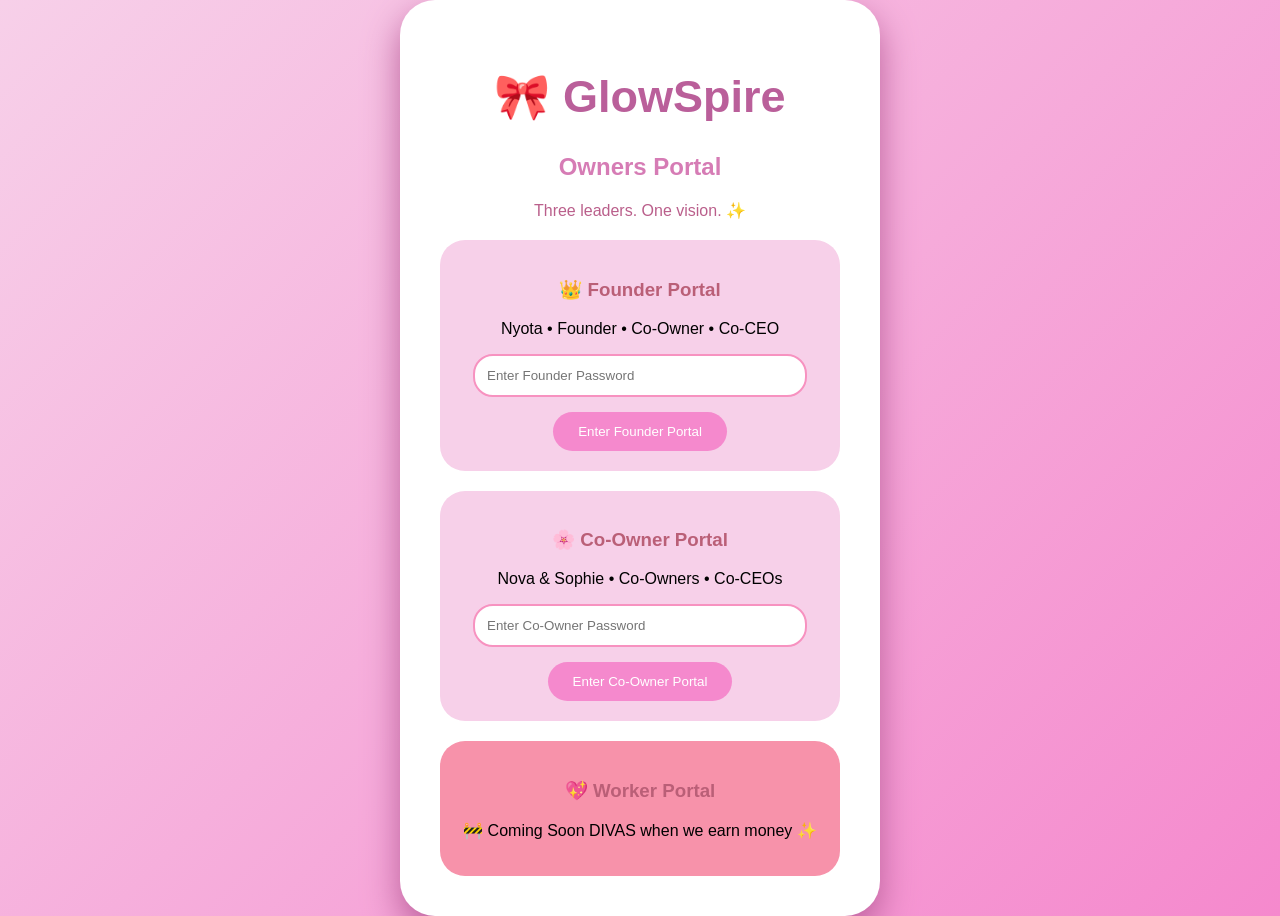
<file: owners/index.html>
<!DOCTYPE html>
<html lang="en">

<head>
<link rel="icon" type="image/png" href="images/glowspire-logo.png">
<meta charset="UTF-8">
<meta name="viewport" content="width=device-width, initial-scale=1.0">

<title>🎀 GlowSpire Owners Portal</title>

<link rel="stylesheet" href="style.css">

</head>


<body>

<div class="login-container">

    <h1>🎀 GlowSpire</h1>

    <h2>Owners Portal</h2>

    <p class="subtitle">
        Three leaders. One vision. ✨
    </p>


    <!-- Founder Login -->

    <div class="card">

        <h3>👑 Founder Portal</h3>

        <p>
            Nyota • Founder • Co-Owner • Co-CEO
        </p>

        <input 
        id="founderPassword"
        type="password"
        placeholder="Enter Founder Password">


        <button onclick="founderLogin()">
            Enter Founder Portal
        </button>

    </div>



    <!-- Co-Owner Login -->

    <div class="card">

        <h3>🌸 Co-Owner Portal</h3>

        <p>
            Nova & Sophie • Co-Owners • Co-CEOs
        </p>

        <input 
        id="ownerPassword"
        type="password"
        placeholder="Enter Co-Owner Password">


        <button onclick="ownerLogin()">
            Enter Co-Owner Portal
        </button>

    </div>



    <!-- Worker -->

    <div class="card worker">

        <h3>💖 Worker Portal</h3>

        <p>
            🚧 Coming Soon DIVAS when we earn money ✨
        </p>

    </div>


</div>


<script src="script.js"></script>

</body>

</html>
</file>
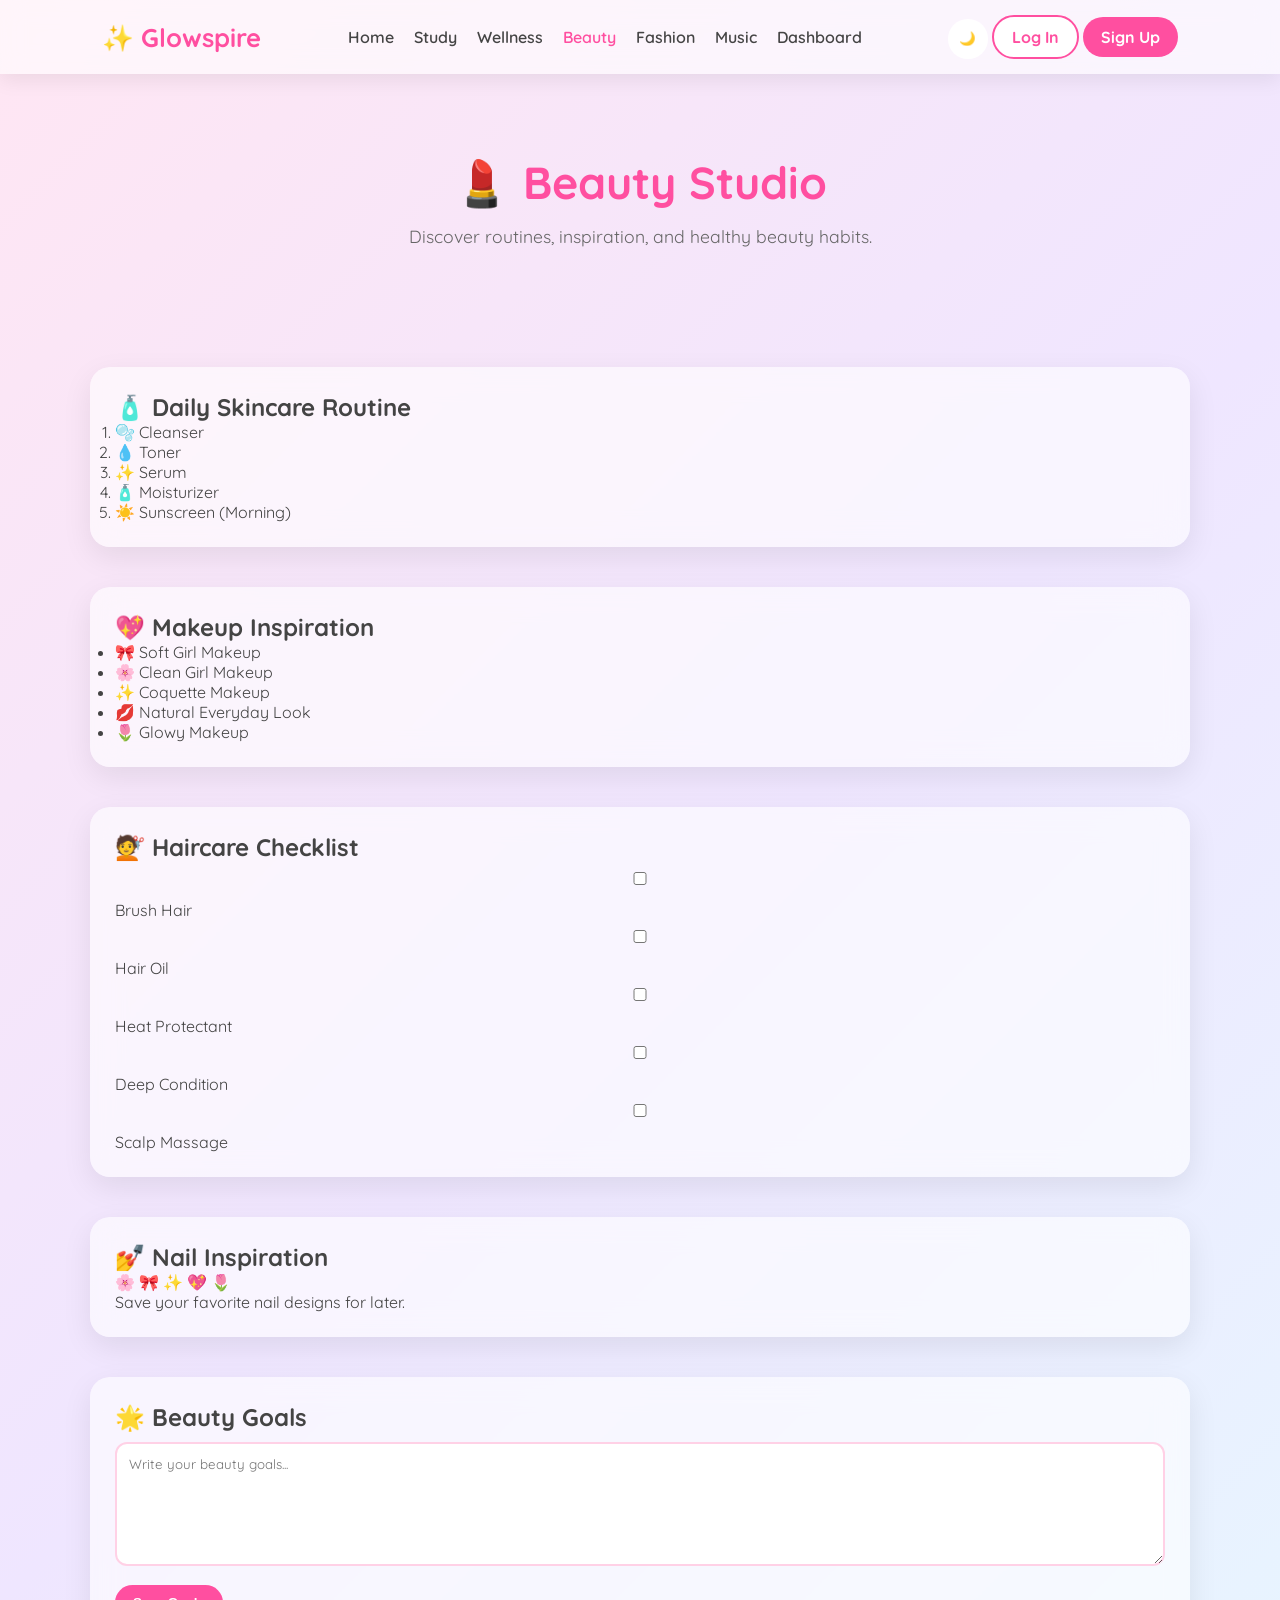
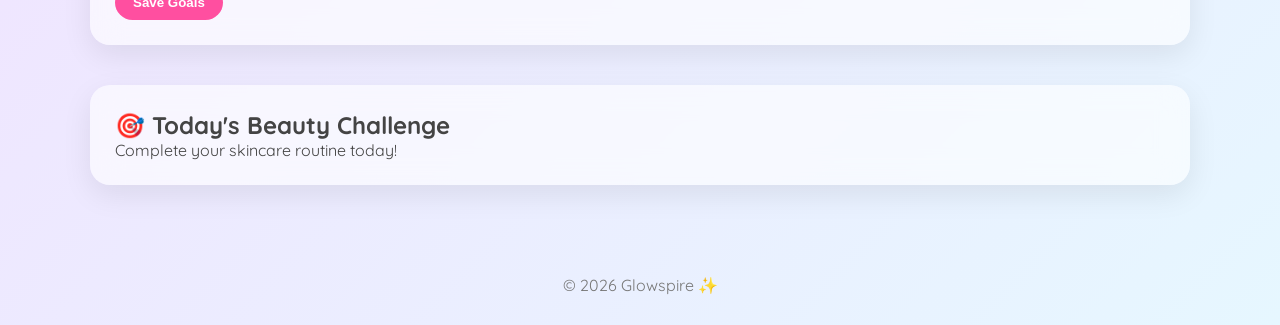
<file: beauty.html>
<!DOCTYPE html>
<html lang="en">

<head>

    <meta charset="UTF-8">

    <meta name="viewport" content="width=device-width, initial-scale=1.0">

    <title>Beauty | Glowspire ✨</title>

    <link rel="stylesheet" href="style.css">

    <link href="https://fonts.googleapis.com/css2?family=Quicksand:wght@400;500;600;700&display=swap" rel="stylesheet">

</head>

<body>

<!-- ================= NAVBAR ================= -->

<header class="navbar">

    <div class="logo">
        ✨ Glowspire
    </div>

    <nav class="nav-links">

        <a href="index.html">Home</a>
        <a href="study.html">Study</a>
        <a href="wellness.html">Wellness</a>
        <a href="beauty.html" class="active">Beauty</a>
        <a href="fashion.html">Fashion</a>
        <a href="music.html">Music</a>
        <a href="dashboard.html">Dashboard</a>

    </nav>

    <div class="nav-buttons">

        <button id="darkModeBtn" class="dark-btn">🌙</button>

        <a href="login.html" class="btn secondary">Log In</a>

        <a href="signup.html" class="btn primary">Sign Up</a>

    </div>

</header>

<!-- ================= HERO ================= -->

<section class="page-hero">

    <h1>💄 Beauty Studio</h1>

    <p>

        Discover routines, inspiration, and healthy beauty habits.

    </p>

</section>

<!-- ================= SKINCARE ================= -->

<section class="feature-section">

    <div class="feature-card">

        <h2>🧴 Daily Skincare Routine</h2>

        <ol class="routine-list">

            <li>🫧 Cleanser</li>
            <li>💧 Toner</li>
            <li>✨ Serum</li>
            <li>🧴 Moisturizer</li>
            <li>☀️ Sunscreen (Morning)</li>

        </ol>

    </div>

</section>

<!-- ================= MAKEUP ================= -->

<section class="feature-section">

    <div class="feature-card">

        <h2>💖 Makeup Inspiration</h2>

        <ul class="tips">

            <li>🎀 Soft Girl Makeup</li>
            <li>🌸 Clean Girl Makeup</li>
            <li>✨ Coquette Makeup</li>
            <li>💋 Natural Everyday Look</li>
            <li>🌷 Glowy Makeup</li>

        </ul>

    </div>

</section>

<!-- ================= HAIRCARE ================= -->

<section class="feature-section">

    <div class="feature-card">

        <h2>💇 Haircare Checklist</h2>

        <label><input type="checkbox"> Brush Hair</label><br>

        <label><input type="checkbox"> Hair Oil</label><br>

        <label><input type="checkbox"> Heat Protectant</label><br>

        <label><input type="checkbox"> Deep Condition</label><br>

        <label><input type="checkbox"> Scalp Massage</label>

    </div>

</section>

<!-- ================= NAILS ================= -->

<section class="feature-section">

    <div class="feature-card">

        <h2>💅 Nail Inspiration</h2>

        <div class="emoji-grid">

            🌸 🎀 ✨ 💖 🌷

        </div>

        <p>

            Save your favorite nail designs for later.

        </p>

    </div>

</section>

<!-- ================= BEAUTY GOALS ================= -->

<section class="feature-section">

    <div class="feature-card">

        <h2>🌟 Beauty Goals</h2>

        <textarea
            id="beautyGoals"
            rows="6"
            placeholder="Write your beauty goals..."></textarea>

        <br>

        <button class="btn primary">

            Save Goals

        </button>

    </div>

</section>

<!-- ================= DAILY CHALLENGE ================= -->

<section class="challenge-section">

    <div class="challenge-card">

        <h2>🎯 Today's Beauty Challenge</h2>

        <p>

            Complete your skincare routine today!

        </p>

    </div>

</section>

<!-- ================= FOOTER ================= -->

<footer class="footer">

    <p>

        © 2026 Glowspire ✨

    </p>

</footer>

<script src="script.js"></script>
<script src="rewards.js"></script>

</body>

</html>
</file>
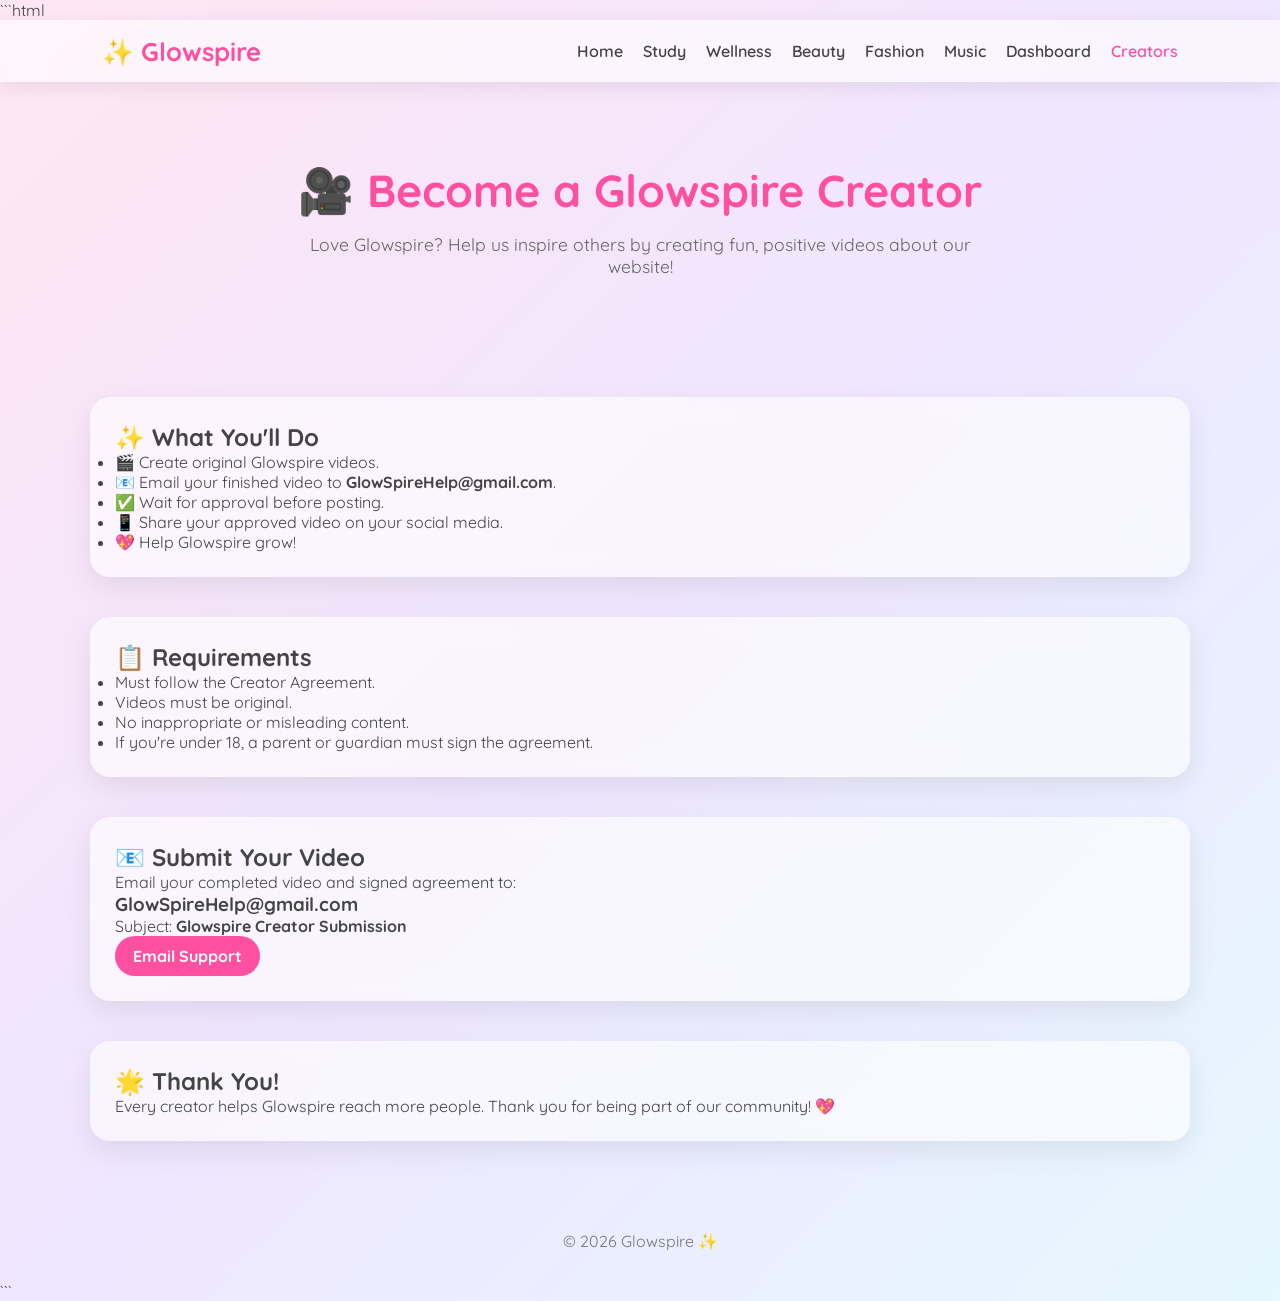
<file: creator.html>
```html
<!DOCTYPE html>
<html lang="en">
<head>

<meta charset="UTF-8">
<meta name="viewport" content="width=device-width, initial-scale=1.0">

<title>Become a Creator | Glowspire ✨</title>

<link rel="stylesheet" href="style.css">

<link href="https://fonts.googleapis.com/css2?family=Quicksand:wght@400;500;600;700&display=swap" rel="stylesheet">

</head>

<body>

<header class="navbar">

<div class="logo">✨ Glowspire</div>

<nav class="nav-links">

<a href="index.html">Home</a>
<a href="study.html">Study</a>
<a href="wellness.html">Wellness</a>
<a href="beauty.html">Beauty</a>
<a href="fashion.html">Fashion</a>
<a href="music.html">Music</a>
<a href="dashboard.html">Dashboard</a>
<a href="creator.html" class="active">Creators</a>

</nav>

</header>

<section class="page-hero">

<h1>🎥 Become a Glowspire Creator</h1>

<p>
Love Glowspire? Help us inspire others by creating fun, positive videos about our website!
</p>

</section>

<section class="feature-section">

<div class="feature-card">

<h2>✨ What You'll Do</h2>

<ul class="tips">
<li>🎬 Create original Glowspire videos.</li>
<li>📧 Email your finished video to <strong>GlowSpireHelp@gmail.com</strong>.</li>
<li>✅ Wait for approval before posting.</li>
<li>📱 Share your approved video on your social media.</li>
<li>💖 Help Glowspire grow!</li>
</ul>

</div>

</section>

<section class="feature-section">

<div class="feature-card">

<h2>📋 Requirements</h2>

<ul class="tips">

<li>Must follow the Creator Agreement.</li>

<li>Videos must be original.</li>

<li>No inappropriate or misleading content.</li>

<li>If you're under 18, a parent or guardian must sign the agreement.</li>

</ul>

</div>

</section>

<section class="feature-section">

<div class="feature-card">

<h2>📧 Submit Your Video</h2>

<p>

Email your completed video and signed agreement to:

</p>

<h3>GlowSpireHelp@gmail.com</h3>

<p>

Subject:

<strong>Glowspire Creator Submission</strong>

</p>

<a href="mailto:GlowSpireHelp@gmail.com" class="btn primary">

Email Support

</a>

</div>

</section>

<section class="challenge-section">

<div class="challenge-card">

<h2>🌟 Thank You!</h2>

<p>

Every creator helps Glowspire reach more people.
Thank you for being part of our community! 💖

</p>

</div>

</section>

<footer class="footer">

<p>© 2026 Glowspire ✨</p>

</footer>

<script src="script.js"></script>

</body>
</html>
```
</file>
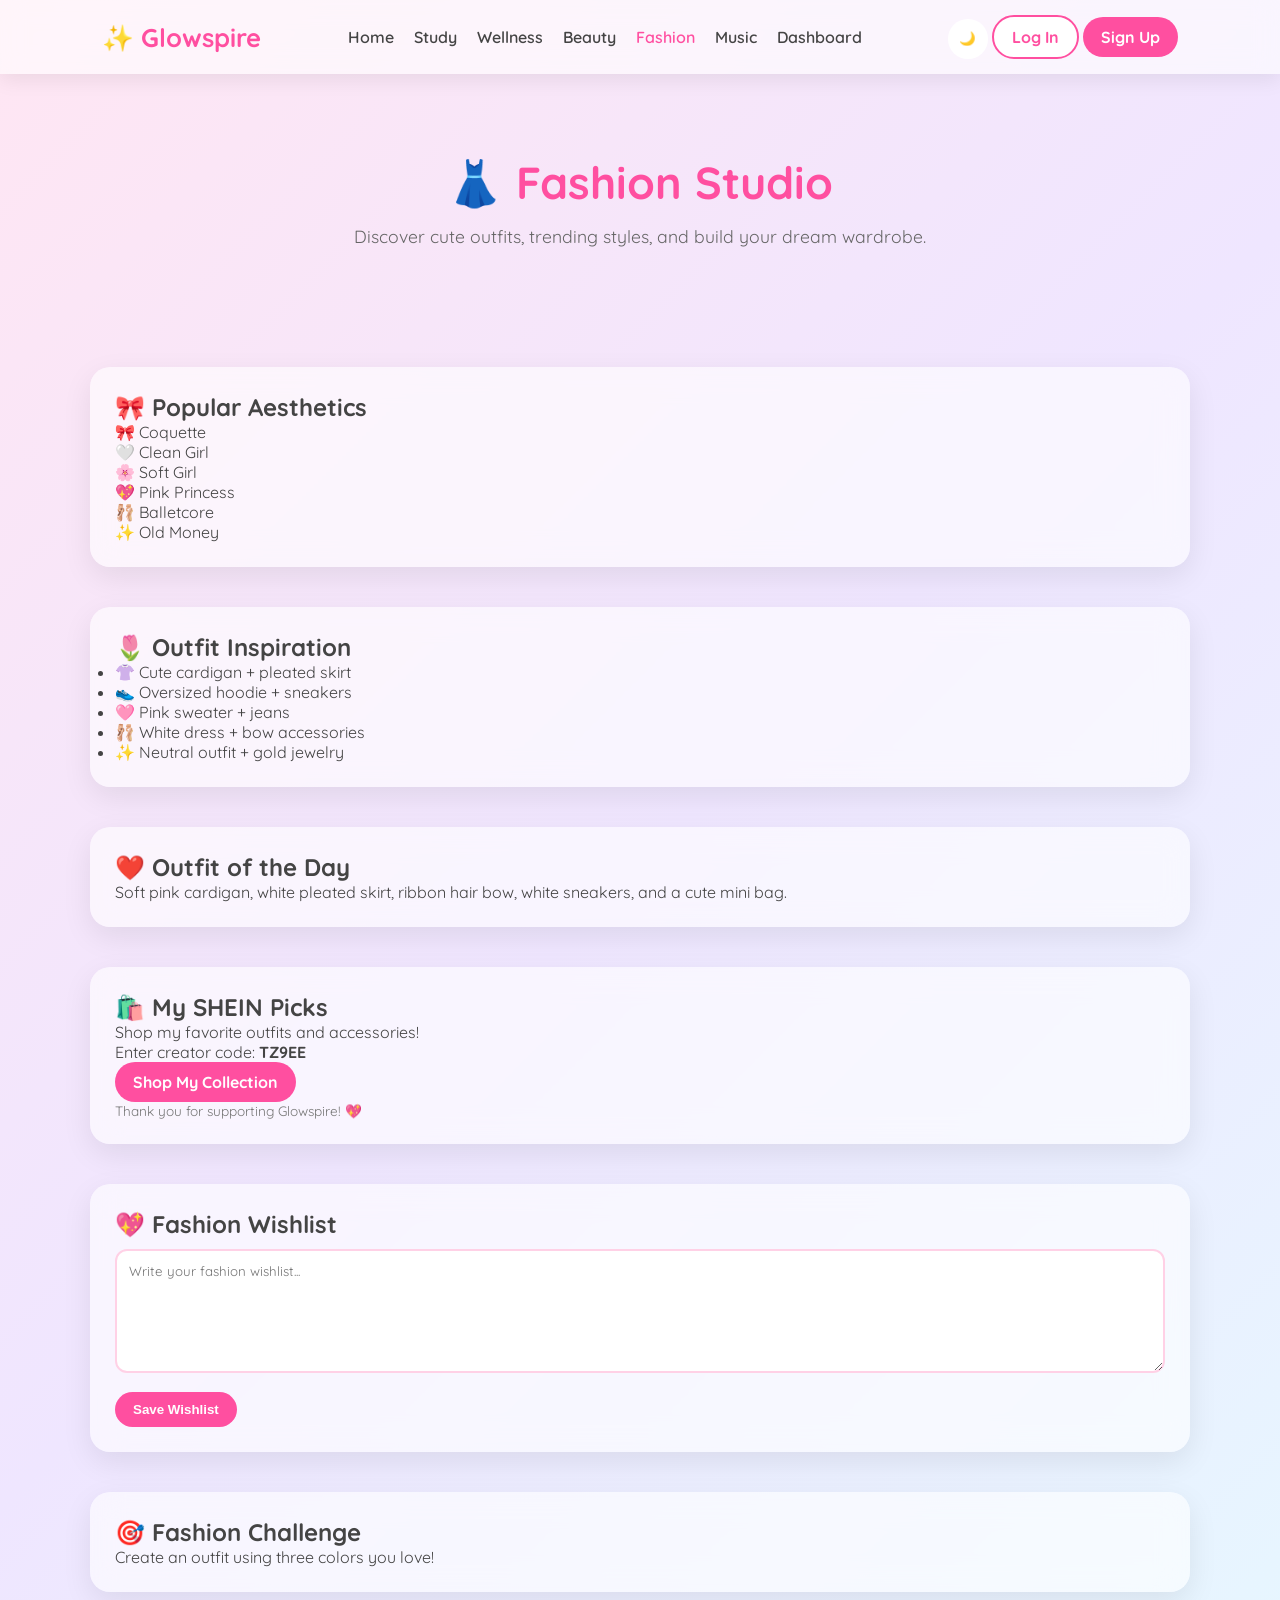
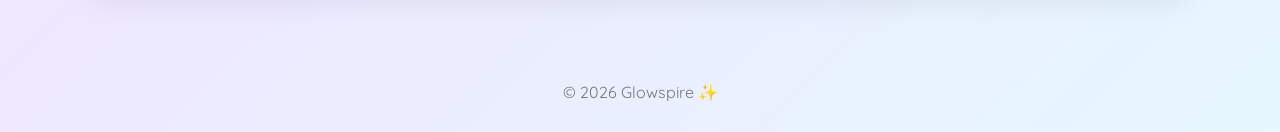
<file: fashion.html>
<!DOCTYPE html>
<html lang="en">

<head>

    <meta charset="UTF-8">

    <meta name="viewport" content="width=device-width, initial-scale=1.0">

    <title>Fashion | Glowspire ✨</title>

    <link rel="stylesheet" href="style.css">

    <link href="https://fonts.googleapis.com/css2?family=Quicksand:wght@400;500;600;700&display=swap" rel="stylesheet">

</head>

<body>

<!-- ================= NAVBAR ================= -->

<header class="navbar">

    <div class="logo">
        ✨ Glowspire
    </div>

    <nav class="nav-links">

        <a href="index.html">Home</a>
        <a href="study.html">Study</a>
        <a href="wellness.html">Wellness</a>
        <a href="beauty.html">Beauty</a>
        <a href="fashion.html" class="active">Fashion</a>
        <a href="music.html">Music</a>
        <a href="dashboard.html">Dashboard</a>

    </nav>

    <div class="nav-buttons">

        <button id="darkModeBtn" class="dark-btn">
            🌙
        </button>

        <a href="login.html" class="btn secondary">
            Log In
        </a>

        <a href="signup.html" class="btn primary">
            Sign Up
        </a>

    </div>

</header>

<!-- ================= HERO ================= -->

<section class="page-hero">

    <h1>👗 Fashion Studio</h1>

    <p>

        Discover cute outfits, trending styles, and build your dream wardrobe.

    </p>

</section>

<!-- ================= STYLE CATEGORIES ================= -->

<section class="feature-section">

    <div class="feature-card">

        <h2>🎀 Popular Aesthetics</h2>

        <div class="style-grid">

            <div class="style-card">🎀 Coquette</div>
            <div class="style-card">🤍 Clean Girl</div>
            <div class="style-card">🌸 Soft Girl</div>
            <div class="style-card">💖 Pink Princess</div>
            <div class="style-card">🩰 Balletcore</div>
            <div class="style-card">✨ Old Money</div>

        </div>

    </div>

</section>

<!-- ================= OUTFIT IDEAS ================= -->

<section class="feature-section">

    <div class="feature-card">

        <h2>🌷 Outfit Inspiration</h2>

        <ul class="tips">

            <li>👚 Cute cardigan + pleated skirt</li>
            <li>👟 Oversized hoodie + sneakers</li>
            <li>🩷 Pink sweater + jeans</li>
            <li>🩰 White dress + bow accessories</li>
            <li>✨ Neutral outfit + gold jewelry</li>

        </ul>

    </div>

</section>

<!-- ================= FAVORITE OUTFIT ================= -->

<section class="feature-section">

    <div class="feature-card">

        <h2>❤️ Outfit of the Day</h2>

        <p>

            Soft pink cardigan, white pleated skirt, ribbon hair bow, white sneakers, and a cute mini bag.

        </p>

    </div>

</section>

<!-- ================= SHEIN PICKS ================= -->

<section class="feature-section">

    <div class="feature-card">

        <h2>🛍️ My SHEIN Picks</h2>

        <p>

            Shop my favorite outfits and accessories!

        </p>

        <p>

            Enter creator code:

            <strong>TZ9EE</strong>

        </p>

        <a
            href="https://onelink.shein.com/40/5uh2yus1rh2a"
            target="_blank"
            class="btn primary">

            Shop My Collection

        </a>

        <p class="small-text">

            Thank you for supporting Glowspire! 💖

        </p>

    </div>

</section>

<!-- ================= WISHLIST ================= -->

<section class="feature-section">

    <div class="feature-card">

        <h2>💖 Fashion Wishlist</h2>

        <textarea
            rows="6"
            id="fashionWishlist"
            placeholder="Write your fashion wishlist..."></textarea>

        <br>

        <button class="btn primary">

            Save Wishlist

        </button>

    </div>

</section>

<!-- ================= DAILY CHALLENGE ================= -->

<section class="challenge-section">

    <div class="challenge-card">

        <h2>🎯 Fashion Challenge</h2>

        <p>

            Create an outfit using three colors you love!

        </p>

    </div>

</section>

<!-- ================= FOOTER ================= -->

<footer class="footer">

    <p>

        © 2026 Glowspire ✨

    </p>

</footer>

<script src="script.js"></script>
<script src="rewards.js"></script>

</body>

</html>
</file>
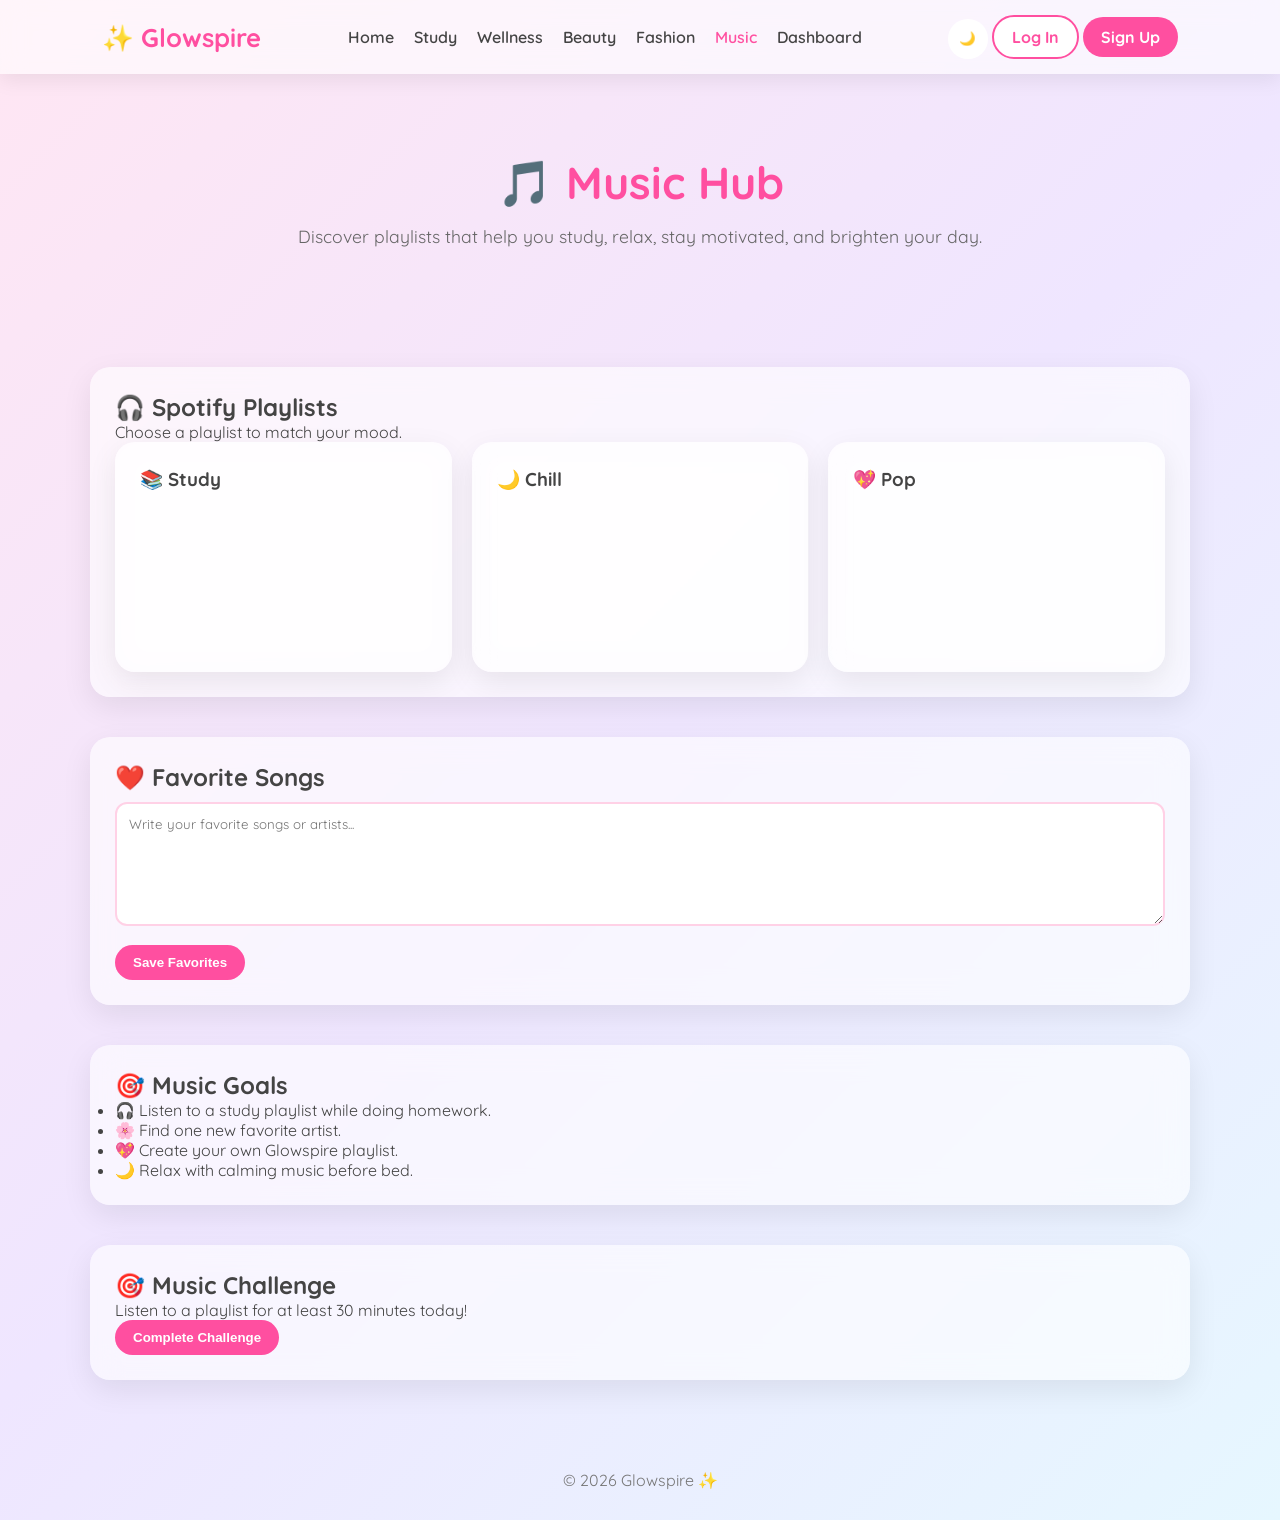
<file: music.html>
<!DOCTYPE html>
<html lang="en">

<head>

    <meta charset="UTF-8">

    <meta name="viewport" content="width=device-width, initial-scale=1.0">

    <title>Music | Glowspire ✨</title>

    <link rel="stylesheet" href="style.css">

    <link href="https://fonts.googleapis.com/css2?family=Quicksand:wght@400;500;600;700&display=swap" rel="stylesheet">

</head>

<body>

<!-- ================= NAVBAR ================= -->

<header class="navbar">

    <div class="logo">
        ✨ Glowspire
    </div>

    <nav class="nav-links">

        <a href="index.html">Home</a>
        <a href="study.html">Study</a>
        <a href="wellness.html">Wellness</a>
        <a href="beauty.html">Beauty</a>
        <a href="fashion.html">Fashion</a>
        <a href="music.html" class="active">Music</a>
        <a href="dashboard.html">Dashboard</a>

    </nav>

    <div class="nav-buttons">

        <button id="darkModeBtn" class="dark-btn">
            🌙
        </button>

        <a href="login.html" class="btn secondary">
            Log In
        </a>

        <a href="signup.html" class="btn primary">
            Sign Up
        </a>

    </div>

</header>

<!-- ================= HERO ================= -->

<section class="page-hero">

    <h1>🎵 Music Hub</h1>

    <p>

        Discover playlists that help you study, relax, stay motivated, and brighten your day.

    </p>

</section>

<!-- ================= PLAYLISTS ================= -->

<section class="feature-section">

    <div class="feature-card">

        <h2>🎧 Spotify Playlists</h2>

        <p>Choose a playlist to match your mood.</p>

        <div class="feature-grid">

            <div class="feature-card">
                <h3>📚 Study</h3>

                <iframe
                    style="border-radius:12px"
                    src="https://open.spotify.com/embed/playlist/37i9dQZF1DX8NTLI2TtZa6"
                    width="100%"
                    height="152"
                    frameborder="0"
                    allowfullscreen=""
                    allow="autoplay; clipboard-write; encrypted-media; fullscreen; picture-in-picture">
                </iframe>

            </div>

            <div class="feature-card">
                <h3>🌙 Chill</h3>

                <iframe
                    style="border-radius:12px"
                    src="https://open.spotify.com/embed/playlist/37i9dQZF1DWZeKCadgRdKQ"
                    width="100%"
                    height="152"
                    frameborder="0"
                    allowfullscreen=""
                    allow="autoplay; clipboard-write; encrypted-media; fullscreen; picture-in-picture">
                </iframe>

            </div>

            <div class="feature-card">
                <h3>💖 Pop</h3>

                <iframe
                    style="border-radius:12px"
                    src="https://open.spotify.com/embed/playlist/37i9dQZF1DXcBWIGoYBM5M"
                    width="100%"
                    height="152"
                    frameborder="0"
                    allowfullscreen=""
                    allow="autoplay; clipboard-write; encrypted-media; fullscreen; picture-in-picture">
                </iframe>

            </div>

        </div>

    </div>

</section>

<!-- ================= FAVORITES ================= -->

<section class="feature-section">

    <div class="feature-card">

        <h2>❤️ Favorite Songs</h2>

        <textarea
            id="favoriteSongs"
            rows="6"
            placeholder="Write your favorite songs or artists..."></textarea>

        <br>

        <button class="btn primary">

            Save Favorites

        </button>

    </div>

</section>

<!-- ================= MUSIC GOALS ================= -->

<section class="feature-section">

    <div class="feature-card">

        <h2>🎯 Music Goals</h2>

        <ul class="tips">

            <li>🎧 Listen to a study playlist while doing homework.</li>
            <li>🌸 Find one new favorite artist.</li>
            <li>💖 Create your own Glowspire playlist.</li>
            <li>🌙 Relax with calming music before bed.</li>

        </ul>

    </div>

</section>

<!-- ================= DAILY CHALLENGE ================= -->

<section class="challenge-section">

    <div class="challenge-card">

        <h2>🎯 Music Challenge</h2>

        <p>

            Listen to a playlist for at least 30 minutes today!

        </p>

        <button
            id="completeChallenge"
            class="btn primary">

            Complete Challenge

        </button>

    </div>

</section>

<!-- ================= FOOTER ================= -->

<footer class="footer">

    <p>

        © 2026 Glowspire ✨

    </p>

</footer>

<script src="script.js"></script>
<script src="rewards.js"></script>
<script src="challenges.js"></script>

</body>

</html>
</file>
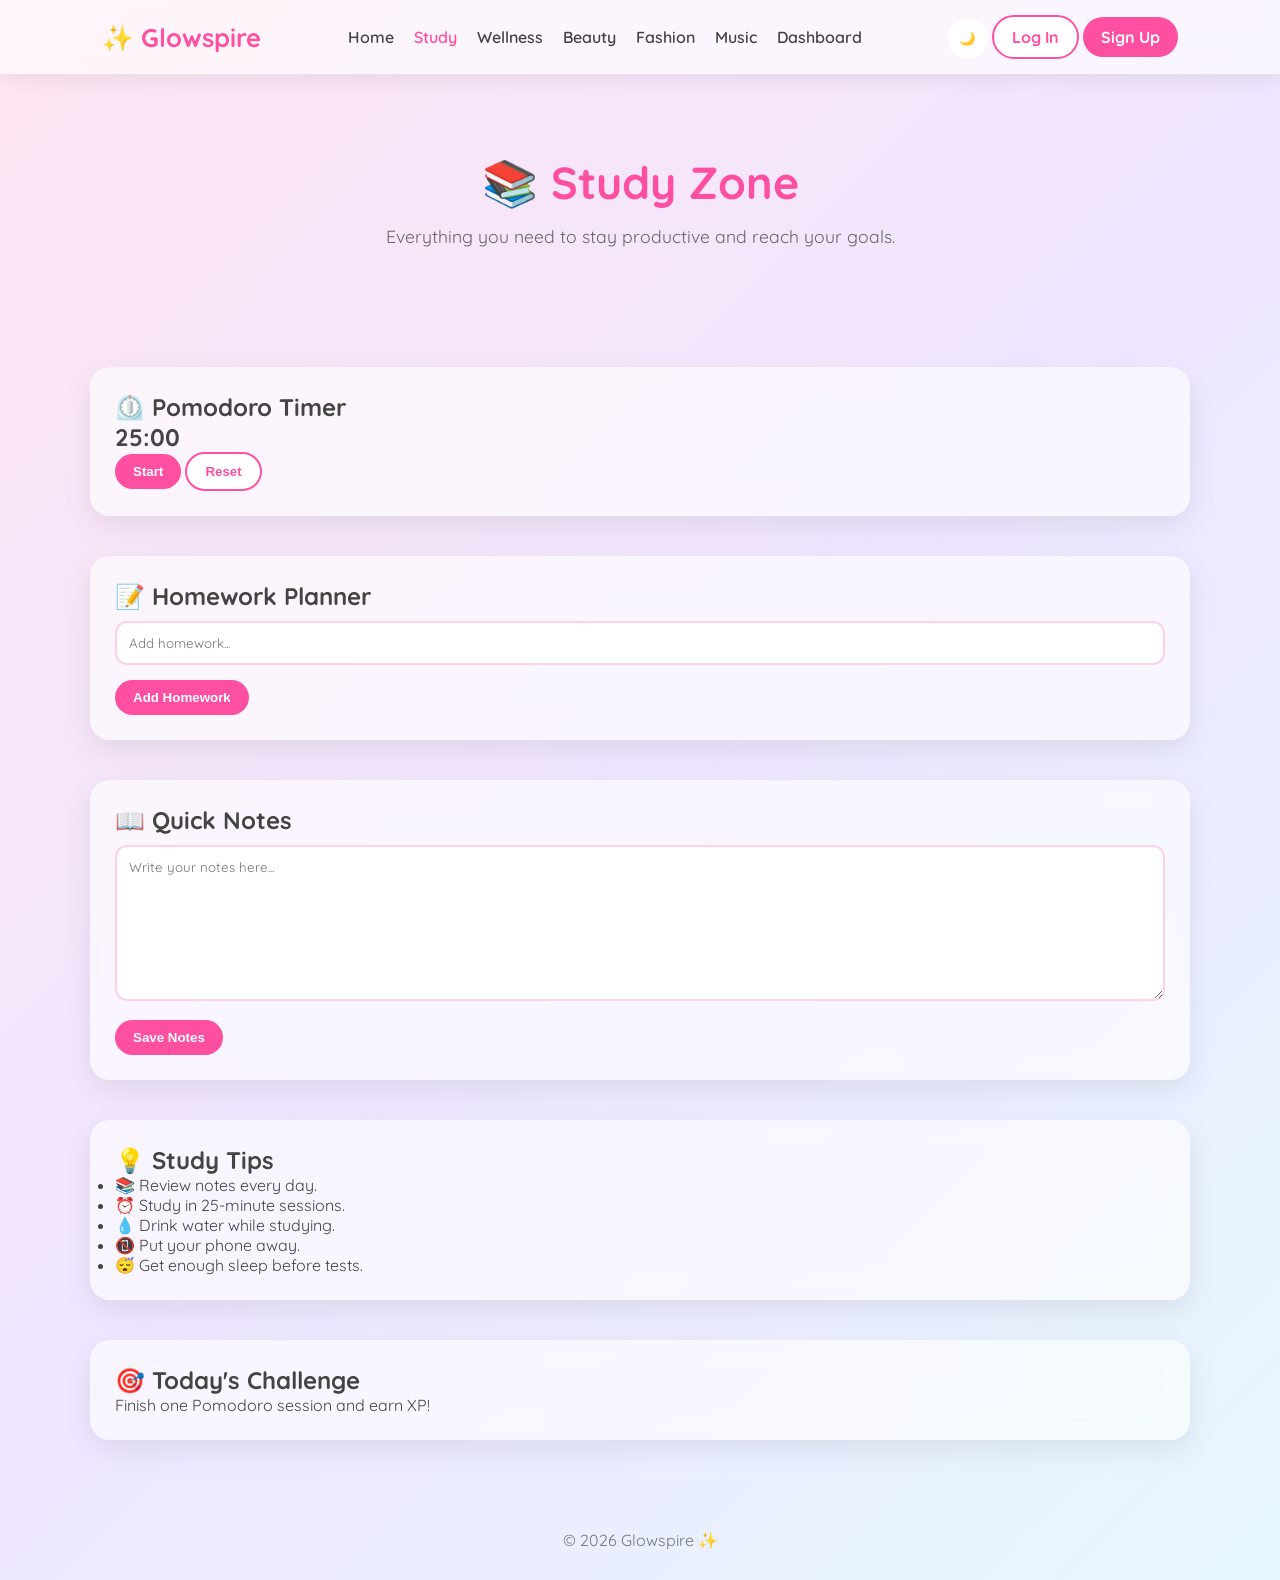
<file: study.html>
<!DOCTYPE html>
<html lang="en">

<head>
    <meta charset="UTF-8">
    <meta name="viewport" content="width=device-width, initial-scale=1.0">

    <title>Study | Glowspire ✨</title>

    <link rel="stylesheet" href="style.css">

    <link href="https://fonts.googleapis.com/css2?family=Quicksand:wght@400;500;600;700&display=swap" rel="stylesheet">
</head>

<body>

<!-- ================= NAVBAR ================= -->

<header class="navbar">

    <div class="logo">
        ✨ Glowspire
    </div>

    <nav class="nav-links">
        <a href="index.html">Home</a>
        <a href="study.html" class="active">Study</a>
        <a href="wellness.html">Wellness</a>
        <a href="beauty.html">Beauty</a>
        <a href="fashion.html">Fashion</a>
        <a href="music.html">Music</a>
        <a href="dashboard.html">Dashboard</a>
    </nav>

    <div class="nav-buttons">
        <button id="darkModeBtn" class="dark-btn">🌙</button>

        <a href="login.html" class="btn secondary">
            Log In
        </a>

        <a href="signup.html" class="btn primary">
            Sign Up
        </a>
    </div>

</header>

<!-- ================= HERO ================= -->

<section class="page-hero">

    <h1>📚 Study Zone</h1>

    <p>
        Everything you need to stay productive and reach your goals.
    </p>

</section>

<!-- ================= POMODORO ================= -->

<section class="feature-section">

    <div class="feature-card">

        <h2>⏲️ Pomodoro Timer</h2>

        <h1 id="timer">25:00</h1>

        <div class="button-group">

            <button class="btn primary" id="startTimer">
                Start
            </button>

            <button class="btn secondary" id="resetTimer">
                Reset
            </button>

        </div>

    </div>

</section>

<!-- ================= HOMEWORK ================= -->

<section class="feature-section">

    <div class="feature-card">

        <h2>📝 Homework Planner</h2>

        <input
            type="text"
            id="homeworkInput"
            placeholder="Add homework..."
        >

        <button class="btn primary" id="addHomework">
            Add Homework
        </button>

        <ul id="homeworkList"></ul>

    </div>

</section>

<!-- ================= NOTES ================= -->

<section class="feature-section">

    <div class="feature-card">

        <h2>📖 Quick Notes</h2>

        <textarea
            id="studyNotes"
            rows="8"
            placeholder="Write your notes here..."
        ></textarea>

        <br>

        <button class="btn primary" id="saveNotes">
            Save Notes
        </button>

    </div>

</section>

<!-- ================= STUDY TIPS ================= -->

<section class="feature-section">

    <div class="feature-card">

        <h2>💡 Study Tips</h2>

        <ul class="tips">

            <li>📚 Review notes every day.</li>

            <li>⏰ Study in 25-minute sessions.</li>

            <li>💧 Drink water while studying.</li>

            <li>📵 Put your phone away.</li>

            <li>😴 Get enough sleep before tests.</li>

        </ul>

    </div>

</section>

<!-- ================= DAILY CHALLENGE ================= -->

<section class="challenge-section">

    <div class="challenge-card">

        <h2>🎯 Today's Challenge</h2>

        <p>
            Finish one Pomodoro session and earn XP!
        </p>

    </div>

</section>

<!-- ================= FOOTER ================= -->

<footer class="footer">

    <p>

        © 2026 Glowspire ✨

    </p>

</footer>

<script src="script.js"></script>
<script src="rewards.js"></script>

</body>

</html>
</file>
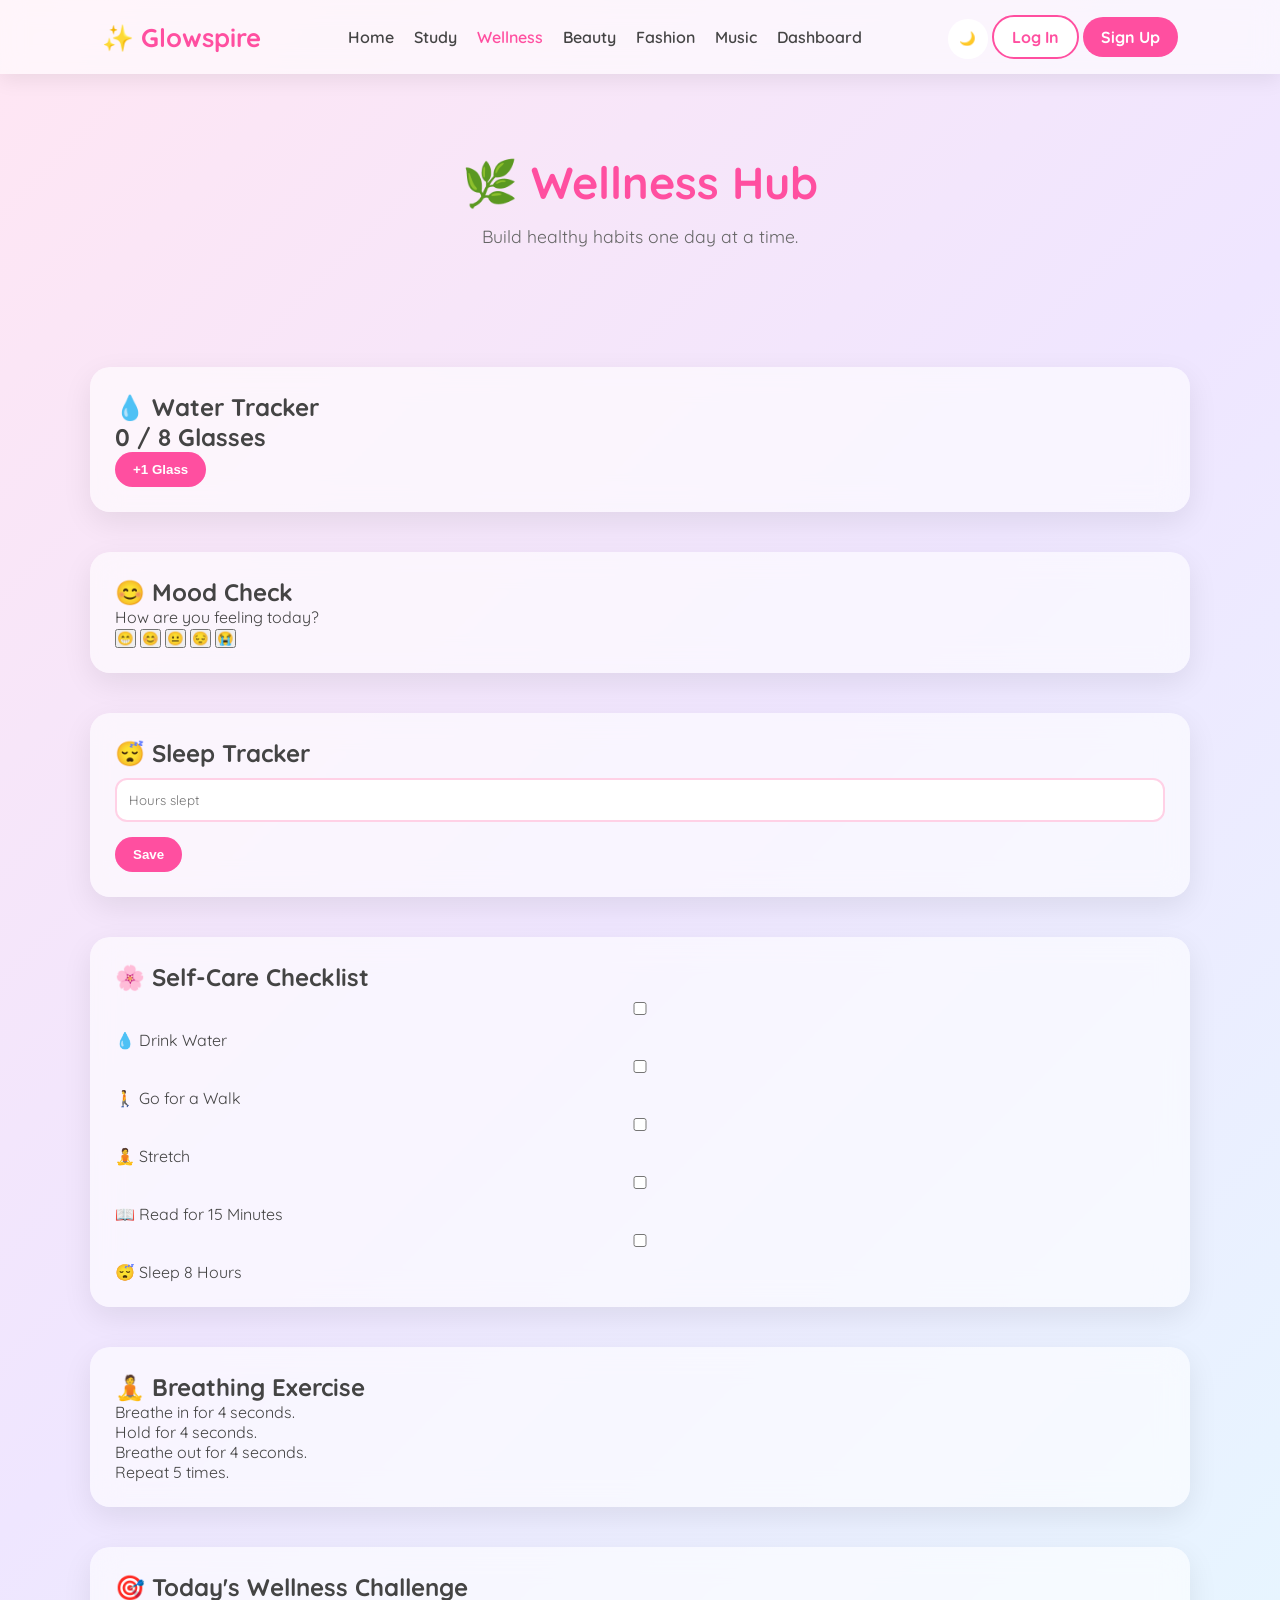
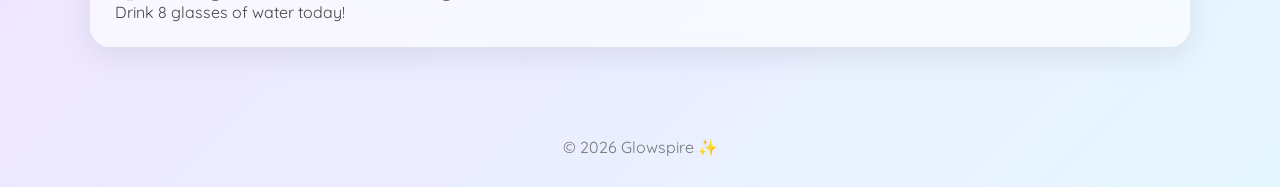
<file: wellness.html>
<!DOCTYPE html>
<html lang="en">

<head>

    <meta charset="UTF-8">

    <meta name="viewport"
          content="width=device-width, initial-scale=1.0">

    <title>Wellness | Glowspire ✨</title>

    <link rel="stylesheet" href="style.css">

    <link href="https://fonts.googleapis.com/css2?family=Quicksand:wght@400;500;600;700&display=swap" rel="stylesheet">

</head>

<body>

<!-- ================= NAVBAR ================= -->

<header class="navbar">

    <div class="logo">

        ✨ Glowspire

    </div>

    <nav class="nav-links">

        <a href="index.html">Home</a>
        <a href="study.html">Study</a>
        <a href="wellness.html" class="active">Wellness</a>
        <a href="beauty.html">Beauty</a>
        <a href="fashion.html">Fashion</a>
        <a href="music.html">Music</a>
        <a href="dashboard.html">Dashboard</a>

    </nav>

    <div class="nav-buttons">

        <button id="darkModeBtn" class="dark-btn">

            🌙

        </button>

        <a href="login.html" class="btn secondary">

            Log In

        </a>

        <a href="signup.html" class="btn primary">

            Sign Up

        </a>

    </div>

</header>

<!-- ================= HERO ================= -->

<section class="page-hero">

    <h1>🌿 Wellness Hub</h1>

    <p>

        Build healthy habits one day at a time.

    </p>

</section>

<!-- ================= WATER ================= -->

<section class="feature-section">

    <div class="feature-card">

        <h2>💧 Water Tracker</h2>

        <h1 id="waterCount">

            0 / 8 Glasses

        </h1>

        <button id="addWater"
                class="btn primary">

            +1 Glass

        </button>

    </div>

</section>

<!-- ================= MOOD ================= -->

<section class="feature-section">

    <div class="feature-card">

        <h2>😊 Mood Check</h2>

        <p>How are you feeling today?</p>

        <div class="emoji-grid">

            <button>😁</button>
            <button>😊</button>
            <button>😐</button>
            <button>😔</button>
            <button>😭</button>

        </div>

    </div>

</section>

<!-- ================= SLEEP ================= -->

<section class="feature-section">

    <div class="feature-card">

        <h2>😴 Sleep Tracker</h2>

        <input
            type="number"
            id="sleepHours"
            min="0"
            max="24"
            placeholder="Hours slept">

        <button
            class="btn primary"
            id="saveSleep">

            Save

        </button>

    </div>

</section>

<!-- ================= SELF CARE ================= -->

<section class="feature-section">

    <div class="feature-card">

        <h2>🌸 Self-Care Checklist</h2>

        <label><input type="checkbox"> 💧 Drink Water</label><br>

        <label><input type="checkbox"> 🚶 Go for a Walk</label><br>

        <label><input type="checkbox"> 🧘 Stretch</label><br>

        <label><input type="checkbox"> 📖 Read for 15 Minutes</label><br>

        <label><input type="checkbox"> 😴 Sleep 8 Hours</label>

    </div>

</section>

<!-- ================= BREATHING ================= -->

<section class="feature-section">

    <div class="feature-card">

        <h2>🧘 Breathing Exercise</h2>

        <p>

            Breathe in for 4 seconds.<br>
            Hold for 4 seconds.<br>
            Breathe out for 4 seconds.<br>

            Repeat 5 times.

        </p>

    </div>

</section>

<!-- ================= DAILY CHALLENGE ================= -->

<section class="challenge-section">

    <div class="challenge-card">

        <h2>🎯 Today's Wellness Challenge</h2>

        <p>

            Drink 8 glasses of water today!

        </p>

    </div>

</section>

<!-- ================= FOOTER ================= -->

<footer class="footer">

    <p>

        © 2026 Glowspire ✨

    </p>

</footer>

<script src="script.js"></script>
<script src="rewards.js"></script>

</body>

</html>
</file>
<file: owners/style.css>
body {
    margin: 0;
    min-height: 100vh;
    display: flex;
    justify-content: center;
    align-items: center;

    font-family: Arial, sans-serif;

    background: linear-gradient(
        135deg,
        #f7d0e9,
        #f589cd
    );
}


.login-container {

    width: 400px;

    background: white;

    padding: 40px;

    border-radius: 35px;

    text-align: center;

    box-shadow: 0 15px 35px #ba5f9a;

}


h1 {

    color: #ba5f9a;

    font-size: 45px;

}


h2 {

    color: #d67cb5;

}


.subtitle {

    color: #ba5f8b;

}


.card {

    background: #f7d0e9;

    margin-top: 20px;

    padding: 20px;

    border-radius: 25px;

}


.card h3 {

    color: #ba5f77;

}


input {

    width: 85%;

    padding: 12px;

    border-radius: 20px;

    border: 2px solid #f792c0;

}


button {

    margin-top: 15px;

    padding: 12px 25px;

    border-radius: 25px;

    border: none;

    background: #f589cd;

    color: white;

}


button:hover {

    background: #d16faf;

}


.worker {

    background: #f792aa;

}
</file>
<file: style.css>
/* ===================================================
   GLOWSPIRE MAIN STYLE.CSS
=================================================== */

/* ===============================
   RESET + BASE
================================= */

*{
    margin:0;
    padding:0;
    box-sizing:border-box;
}

html{
    scroll-behavior:smooth;
}

body{

    font-family:'Quicksand', sans-serif;

    background: linear-gradient(135deg,#ffe6f3,#efe6ff,#e6f7ff);

    color:#444;

    min-height:100vh;

    overflow-x:hidden;

    transition:0.4s ease;

}

/* ===============================
   LINKS
================================= */

a{
    text-decoration:none;
    color:inherit;
}

/* ===============================
   NAVBAR
================================= */

.navbar{

    display:flex;

    justify-content:space-between;

    align-items:center;

    padding:15px 8%;

    background:rgba(255,255,255,0.6);

    backdrop-filter:blur(12px);

    position:sticky;

    top:0;

    z-index:999;

    box-shadow:0 5px 20px rgba(0,0,0,0.08);

}

.logo{

    font-size:1.6rem;

    font-weight:700;

    color:#ff4fa0;

}

.nav-links{

    display:flex;

    gap:20px;

}

.nav-links a{

    font-weight:600;

    transition:0.3s;

}

.nav-links a:hover{

    color:#ff4fa0;

}

.nav-links .active{

    color:#ff4fa0;

}

/* ===============================
   BUTTONS
================================= */

.btn{

    padding:10px 18px;

    border-radius:25px;

    font-weight:700;

    cursor:pointer;

    transition:0.3s;

    display:inline-block;

}

.primary{

    background:#ff4fa0;

    color:white;

    border:none;

}

.primary:hover{

    transform:translateY(-3px);

    box-shadow:0 10px 20px rgba(255,79,160,0.3);

}

.secondary{

    border:2px solid #ff4fa0;

    color:#ff4fa0;

    background:white;

}

.secondary:hover{

    background:#ff4fa0;

    color:white;

}

.dark-btn{

    border:none;

    background:white;

    width:40px;

    height:40px;

    border-radius:50%;

    cursor:pointer;

}

/* ===============================
   HERO SECTIONS
================================= */

.hero,
.page-hero{

    text-align:center;

    padding:80px 20px;

}

.hero h1,
.page-hero h1{

    font-size:2.8rem;

    color:#ff4fa0;

    margin-bottom:15px;

}

.hero p,
.page-hero p{

    max-width:700px;

    margin:auto;

    color:#666;

    font-size:1.1rem;

}

/* ===============================
   SECTIONS
================================= */

.feature-section,
.challenge-section,
.quote-section{

    width:90%;

    max-width:1100px;

    margin:40px auto;

}

/* ===============================
   GRID
================================= */

.feature-grid{

    display:grid;

    grid-template-columns:repeat(auto-fit,minmax(250px,1fr));

    gap:20px;

}

/* ===============================
   CARDS (GLASS EFFECT)
================================= */

.feature-card,
.quote-card,
.challenge-card,
.auth-card{

    background:rgba(255,255,255,0.6);

    backdrop-filter:blur(15px);

    padding:25px;

    border-radius:20px;

    box-shadow:0 10px 30px rgba(0,0,0,0.08);

    transition:0.3s;

}

.feature-card:hover{

    transform:translateY(-8px);

}

/* ===============================
   INPUTS
================================= */

input,
textarea{

    width:100%;

    padding:12px;

    margin-top:10px;

    margin-bottom:15px;

    border-radius:12px;

    border:2px solid #ffd1e6;

    outline:none;

    font-family:inherit;

}

input:focus,
textarea:focus{

    border-color:#ff4fa0;

}

/* ===============================
   FOOTER
================================= */

.footer{

    text-align:center;

    padding:30px;

    margin-top:60px;

    color:#777;

}

/* ===============================
   AUTH PAGES
================================= */

.auth-page{

    display:flex;

    justify-content:center;

    align-items:center;

    padding:60px 20px;

}

.auth-card{

    width:100%;

    max-width:450px;

}

/* ===============================
   SMALL TEXT
================================= */

.small-text{

    font-size:0.85rem;

    color:#777;

}

/* ===============================
   RESPONSIVE
================================= */

@media(max-width:900px){

.navbar{

    flex-direction:column;

    gap:10px;

}

.nav-links{

    flex-wrap:wrap;

    justify-content:center;

}

.hero h1,
.page-hero h1{

    font-size:2rem;

}

}
/* ================= AUTH PAGES ================= */

.auth-page {
    min-height: 80vh;
    display: flex;
    justify-content: center;
    align-items: center;
    padding: 40px 20px;
}

.auth-card {
    background: rgba(255, 255, 255, 0.75);
    backdrop-filter: blur(15px);
    width: 100%;
    max-width: 420px;
    padding: 40px;
    border-radius: 25px;
    box-shadow: 0 10px 30px rgba(0,0,0,0.1);
    text-align: center;
}

.auth-card h1 {
    font-size: 2rem;
    color: #ff7eb9;
    margin-bottom: 10px;
}

.auth-card p {
    color: #666;
    margin-bottom: 25px;
}

.auth-card form {
    display: flex;
    flex-direction: column;
    gap: 12px;
    text-align: left;
}

.auth-card label {
    font-weight: 600;
}

.auth-card input {
    padding: 14px;
    border-radius: 15px;
    border: 2px solid #ffd6e7;
    outline: none;
    font-family: 'Quicksand', sans-serif;
}

.auth-card input:focus {
    border-color: #ff9ecf;
}

.auth-card button {
    margin-top: 15px;
    width: 100%;
    border: none;
    cursor: pointer;
}

.auth-link {
    margin-top: 20px;
}

.auth-link a {
    color: #ff7eb9;
    font-weight: bold;
}
/* DARK MODE */

.dark-mode {
    background: #1e1b2e;
    color: #fce7f3;
}

.dark-mode .navbar,
.dark-mode .auth-card,
.dark-mode .feature-card,
.dark-mode .quote-card,
.dark-mode .challenge-card {
    background: rgba(40, 35, 60, 0.8);
    color: white;
}

.dark-mode p {
    color: #eee;
}
/* ================= DARK MODE ================= */

body.dark {
    background: #1e1b2e;
    color: #fce7f3;
}

body.dark .navbar {
    background: rgba(40, 35, 60, 0.85);
}

body.dark .feature-card,
body.dark .quote-card,
body.dark .challenge-card,
body.dark .auth-card {
    background: rgba(55, 45, 75, 0.85);
    color: white;
}

body.dark h1,
body.dark h2,
body.dark h3 {
    color: #ffd6e7;
}

body.dark p {
    color: #f5e9f2;
}

body.dark a {
    color: #ffb6d9;
}

body.dark input {
    background: #2b2438;
    color: white;
    border-color: #ffb6d9;
}
</file>
